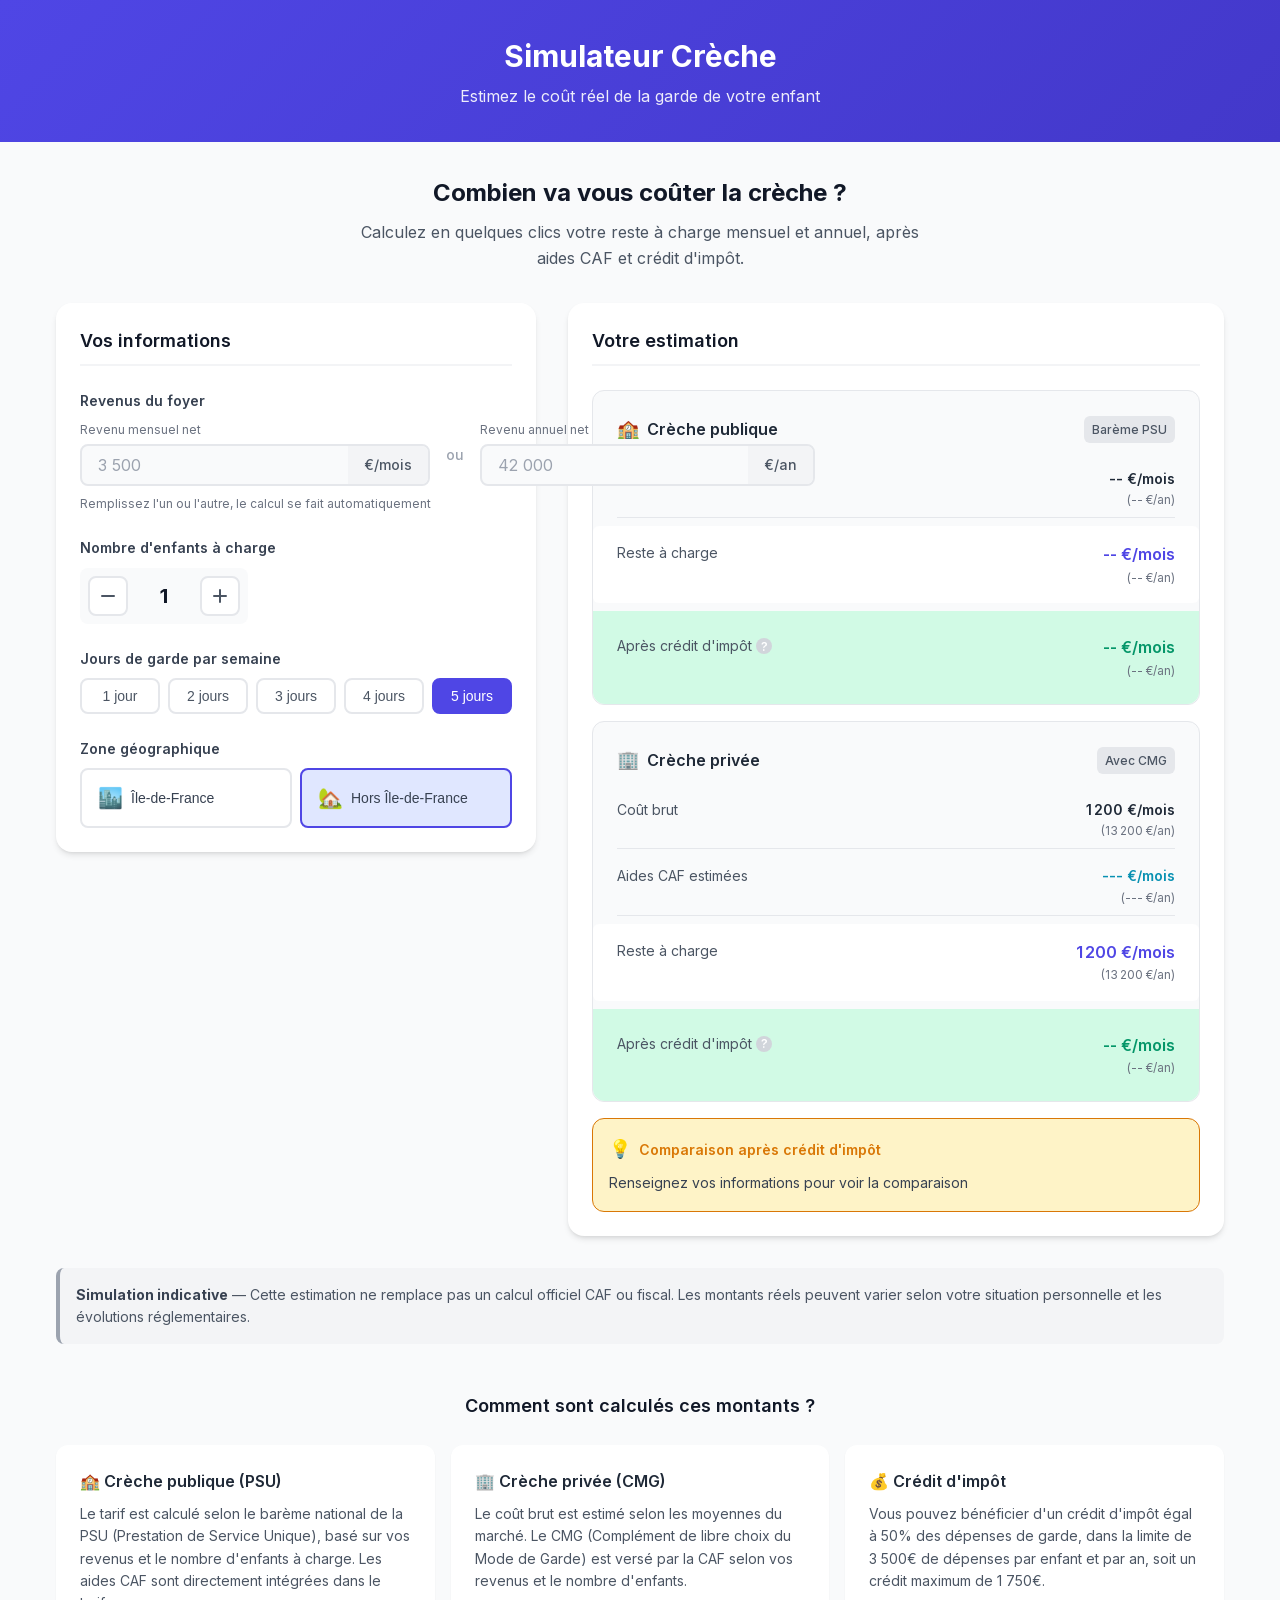
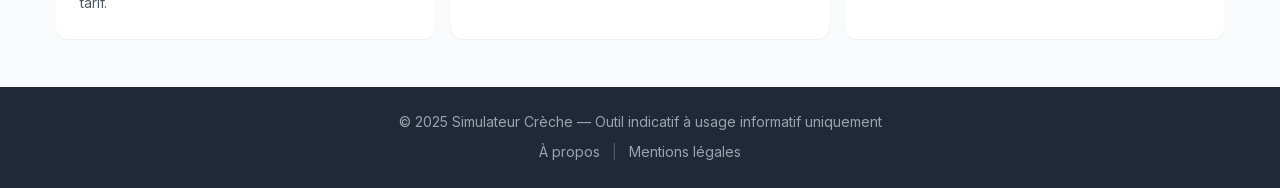
<file: index.html>
<!DOCTYPE html>
<html lang="fr">
<head>
    <meta charset="UTF-8">
    <meta name="viewport" content="width=device-width, initial-scale=1.0">
    <meta name="description" content="Simulateur de frais de garde en crèche - Estimez le coût réel de la crèche après aides CAF et crédit d'impôt">
    <meta name="author" content="Radif Partners, Éditeur de calculateurs et de guides pratiques">
    <title>Simulateur Frais de Crèche - Estimez votre reste à charge</title>
    <link rel="stylesheet" href="fonts.css">
    <link rel="stylesheet" href="styles.css">
    <link rel="manifest" href="manifest.webmanifest">
    <script type="application/ld+json">
    {
        "@context": "https://schema.org",
        "@graph": [
            {
                "@type": "Organization",
                "@id": "#organization",
                "name": "Simulateur Crèche",
                "url": "https://simulateur-creche.fr",
                "description": "Simulateur de frais de garde en crèche en France - Calcul du reste à charge après aides CAF et crédit d'impôt"
            },
            {
                "@type": "Organization",
                "@id": "#author",
                "name": "Radif Partners",
                "honorificSuffix": "Éditeur de calculateurs et de guides pratiques",
                "jobTitle": "Expert en finances familiales",
                "description": "Expert en finances familiales et coûts de garde d'enfants. Passionné par la simplification des démarches administratives pour les jeunes parents et l'analyse des barèmes de la CAF.",
                "worksFor": {
                    "@id": "#organization"
                }
            },
            {
                "@type": "WebApplication",
                "name": "Simulateur Frais de Crèche",
                "description": "Estimez le coût réel de la crèche après aides CAF et crédit d'impôt",
                "url": "https://simulateur-creche.fr",
                "applicationCategory": "FinanceApplication",
                "operatingSystem": "All",
                "author": {
                    "@id": "#author"
                },
                "publisher": {
                    "@id": "#organization"
                },
                "inLanguage": "fr",
                "offers": {
                    "@type": "Offer",
                    "price": "0",
                    "priceCurrency": "EUR"
                }
            }
        ]
    }
    </script>
</head>
<body>
    <header class="header">
        <div class="container">
            <h1 class="logo">Simulateur Crèche</h1>
            <p class="tagline">Estimez le coût réel de la garde de votre enfant</p>
        </div>
    </header>

    <main class="main">
        <div class="container">
            <section class="intro">
                <h2>Combien va vous coûter la crèche ?</h2>
                <p>Calculez en quelques clics votre reste à charge mensuel et annuel, après aides CAF et crédit d'impôt.</p>
            </section>

            <div class="simulator-wrapper">
                <!-- Formulaire de simulation -->
                <section class="simulator" aria-label="Formulaire de simulation">
                    <h3 class="section-title">Vos informations</h3>

                    <!-- Revenus du foyer -->
                    <div class="input-group">
                        <label class="input-label">Revenus du foyer</label>
                        <div class="revenue-inputs">
                            <div class="input-field">
                                <label for="revenu-mensuel">Revenu mensuel net</label>
                                <div class="input-with-unit">
                                    <input
                                        type="text"
                                        id="revenu-mensuel"
                                        inputmode="numeric"
                                        placeholder="3 500"
                                        aria-describedby="revenu-help"
                                    >
                                    <span class="unit">€/mois</span>
                                </div>
                            </div>
                            <span class="revenue-separator">ou</span>
                            <div class="input-field">
                                <label for="revenu-annuel">Revenu annuel net</label>
                                <div class="input-with-unit">
                                    <input
                                        type="text"
                                        id="revenu-annuel"
                                        inputmode="numeric"
                                        placeholder="42 000"
                                    >
                                    <span class="unit">€/an</span>
                                </div>
                            </div>
                        </div>
                        <small id="revenu-help" class="help-text">Remplissez l'un ou l'autre, le calcul se fait automatiquement</small>
                    </div>

                    <!-- Nombre d'enfants -->
                    <div class="input-group">
                        <label class="input-label">Nombre d'enfants à charge</label>
                        <div class="counter">
                            <button type="button" class="counter-btn" id="enfants-minus" aria-label="Réduire le nombre d'enfants">
                                <svg width="20" height="20" viewBox="0 0 20 20" fill="none">
                                    <path d="M4 10H16" stroke="currentColor" stroke-width="2" stroke-linecap="round"/>
                                </svg>
                            </button>
                            <span class="counter-value" id="enfants-value">1</span>
                            <button type="button" class="counter-btn" id="enfants-plus" aria-label="Augmenter le nombre d'enfants">
                                <svg width="20" height="20" viewBox="0 0 20 20" fill="none">
                                    <path d="M10 4V16M4 10H16" stroke="currentColor" stroke-width="2" stroke-linecap="round"/>
                                </svg>
                            </button>
                        </div>
                    </div>

                    <!-- Jours de garde -->
                    <div class="input-group">
                        <label class="input-label">Jours de garde par semaine</label>
                        <div class="days-selector">
                            <button type="button" class="day-btn" data-days="1">1 jour</button>
                            <button type="button" class="day-btn" data-days="2">2 jours</button>
                            <button type="button" class="day-btn" data-days="3">3 jours</button>
                            <button type="button" class="day-btn" data-days="4">4 jours</button>
                            <button type="button" class="day-btn active" data-days="5">5 jours</button>
                        </div>
                    </div>

                    <!-- Zone géographique -->
                    <div class="input-group">
                        <label class="input-label">Zone géographique</label>
                        <div class="zone-selector">
                            <button type="button" class="zone-btn" data-zone="idf">
                                <span class="zone-icon">🏙️</span>
                                <span class="zone-text">Île-de-France</span>
                            </button>
                            <button type="button" class="zone-btn active" data-zone="province">
                                <span class="zone-icon">🏡</span>
                                <span class="zone-text">Hors Île-de-France</span>
                            </button>
                        </div>
                    </div>
                </section>

                <!-- Résultats -->
                <section class="results" aria-label="Résultats de la simulation">
                    <h3 class="section-title">Votre estimation</h3>

                    <!-- Crèche Publique -->
                    <div class="result-card result-card--public">
                        <div class="result-header">
                            <h4 class="result-title">
                                <span class="result-icon">🏫</span>
                                Crèche publique
                            </h4>
                            <span class="result-badge">Barème PSU</span>
                        </div>

                        <div class="result-rows">
                            <div class="result-row">
                                <span class="result-label">Coût brut</span>
                                <span class="result-value">
                                    <span id="public-cout-mois">--</span> €/mois
                                    <small>(<span id="public-cout-an">--</span> €/an)</small>
                                </span>
                            </div>
                            <div class="result-row result-row--highlight">
                                <span class="result-label">Reste à charge</span>
                                <span class="result-value result-value--primary">
                                    <span id="public-reste-mois">--</span> €/mois
                                    <small>(<span id="public-reste-an">--</span> €/an)</small>
                                </span>
                            </div>
                            <div class="result-row result-row--final">
                                <span class="result-label">
                                    Après crédit d'impôt
                                    <span class="info-tooltip" data-tooltip="50% des dépenses, plafonné à 1 750€/an/enfant">?</span>
                                </span>
                                <span class="result-value result-value--success">
                                    <span id="public-apres-impot-mois">--</span> €/mois
                                    <small>(<span id="public-apres-impot-an">--</span> €/an)</small>
                                </span>
                            </div>
                        </div>
                    </div>

                    <!-- Crèche Privée -->
                    <div class="result-card result-card--private">
                        <div class="result-header">
                            <h4 class="result-title">
                                <span class="result-icon">🏢</span>
                                Crèche privée
                            </h4>
                            <span class="result-badge">Avec CMG</span>
                        </div>

                        <div class="result-rows">
                            <div class="result-row">
                                <span class="result-label">Coût brut</span>
                                <span class="result-value">
                                    <span id="prive-cout-mois">--</span> €/mois
                                    <small>(<span id="prive-cout-an">--</span> €/an)</small>
                                </span>
                            </div>
                            <div class="result-row">
                                <span class="result-label">Aides CAF estimées</span>
                                <span class="result-value result-value--aid">
                                    -<span id="prive-aide-mois">--</span> €/mois
                                    <small>(-<span id="prive-aide-an">--</span> €/an)</small>
                                </span>
                            </div>
                            <div class="result-row result-row--highlight">
                                <span class="result-label">Reste à charge</span>
                                <span class="result-value result-value--primary">
                                    <span id="prive-reste-mois">--</span> €/mois
                                    <small>(<span id="prive-reste-an">--</span> €/an)</small>
                                </span>
                            </div>
                            <div class="result-row result-row--final">
                                <span class="result-label">
                                    Après crédit d'impôt
                                    <span class="info-tooltip" data-tooltip="50% des dépenses, plafonné à 1 750€/an/enfant">?</span>
                                </span>
                                <span class="result-value result-value--success">
                                    <span id="prive-apres-impot-mois">--</span> €/mois
                                    <small>(<span id="prive-apres-impot-an">--</span> €/an)</small>
                                </span>
                            </div>
                        </div>
                    </div>

                    <!-- Comparaison -->
                    <div class="comparison-box">
                        <div class="comparison-header">
                            <span class="comparison-icon">💡</span>
                            <span>Comparaison après crédit d'impôt</span>
                        </div>
                        <div class="comparison-content">
                            <p id="comparison-text">Renseignez vos informations pour voir la comparaison</p>
                        </div>
                    </div>
                </section>
            </div>

            <!-- Disclaimer -->
            <section class="disclaimer">
                <p>
                    <strong>Simulation indicative</strong> — Cette estimation ne remplace pas un calcul officiel CAF ou fiscal.
                    Les montants réels peuvent varier selon votre situation personnelle et les évolutions réglementaires.
                </p>
            </section>

            <!-- Informations complémentaires -->
            <section class="info-section">
                <h3>Comment sont calculés ces montants ?</h3>
                <div class="info-grid">
                    <div class="info-card">
                        <h4>🏫 Crèche publique (PSU)</h4>
                        <p>Le tarif est calculé selon le barème national de la PSU (Prestation de Service Unique), basé sur vos revenus et le nombre d'enfants à charge. Les aides CAF sont directement intégrées dans le tarif.</p>
                    </div>
                    <div class="info-card">
                        <h4>🏢 Crèche privée (CMG)</h4>
                        <p>Le coût brut est estimé selon les moyennes du marché. Le CMG (Complément de libre choix du Mode de Garde) est versé par la CAF selon vos revenus et le nombre d'enfants.</p>
                    </div>
                    <div class="info-card">
                        <h4>💰 Crédit d'impôt</h4>
                        <p>Vous pouvez bénéficier d'un crédit d'impôt égal à 50% des dépenses de garde, dans la limite de 3 500€ de dépenses par enfant et par an, soit un crédit maximum de 1 750€.</p>
                    </div>
                </div>
            </section>
        </div>
    </main>

    <footer class="footer">
        <div class="container">
            <p>&copy; 2025 Simulateur Crèche — Outil indicatif à usage informatif uniquement</p>
            <nav class="footer-nav" aria-label="Liens du pied de page">
                <a href="a-propos.html">À propos</a>
                <span class="footer-sep">|</span>
                <a href="mentions-legales.html">Mentions légales</a>
            </nav>
        </div>
    </footer>

    <script src="script.js"></script>
</body>
</html>
</file>
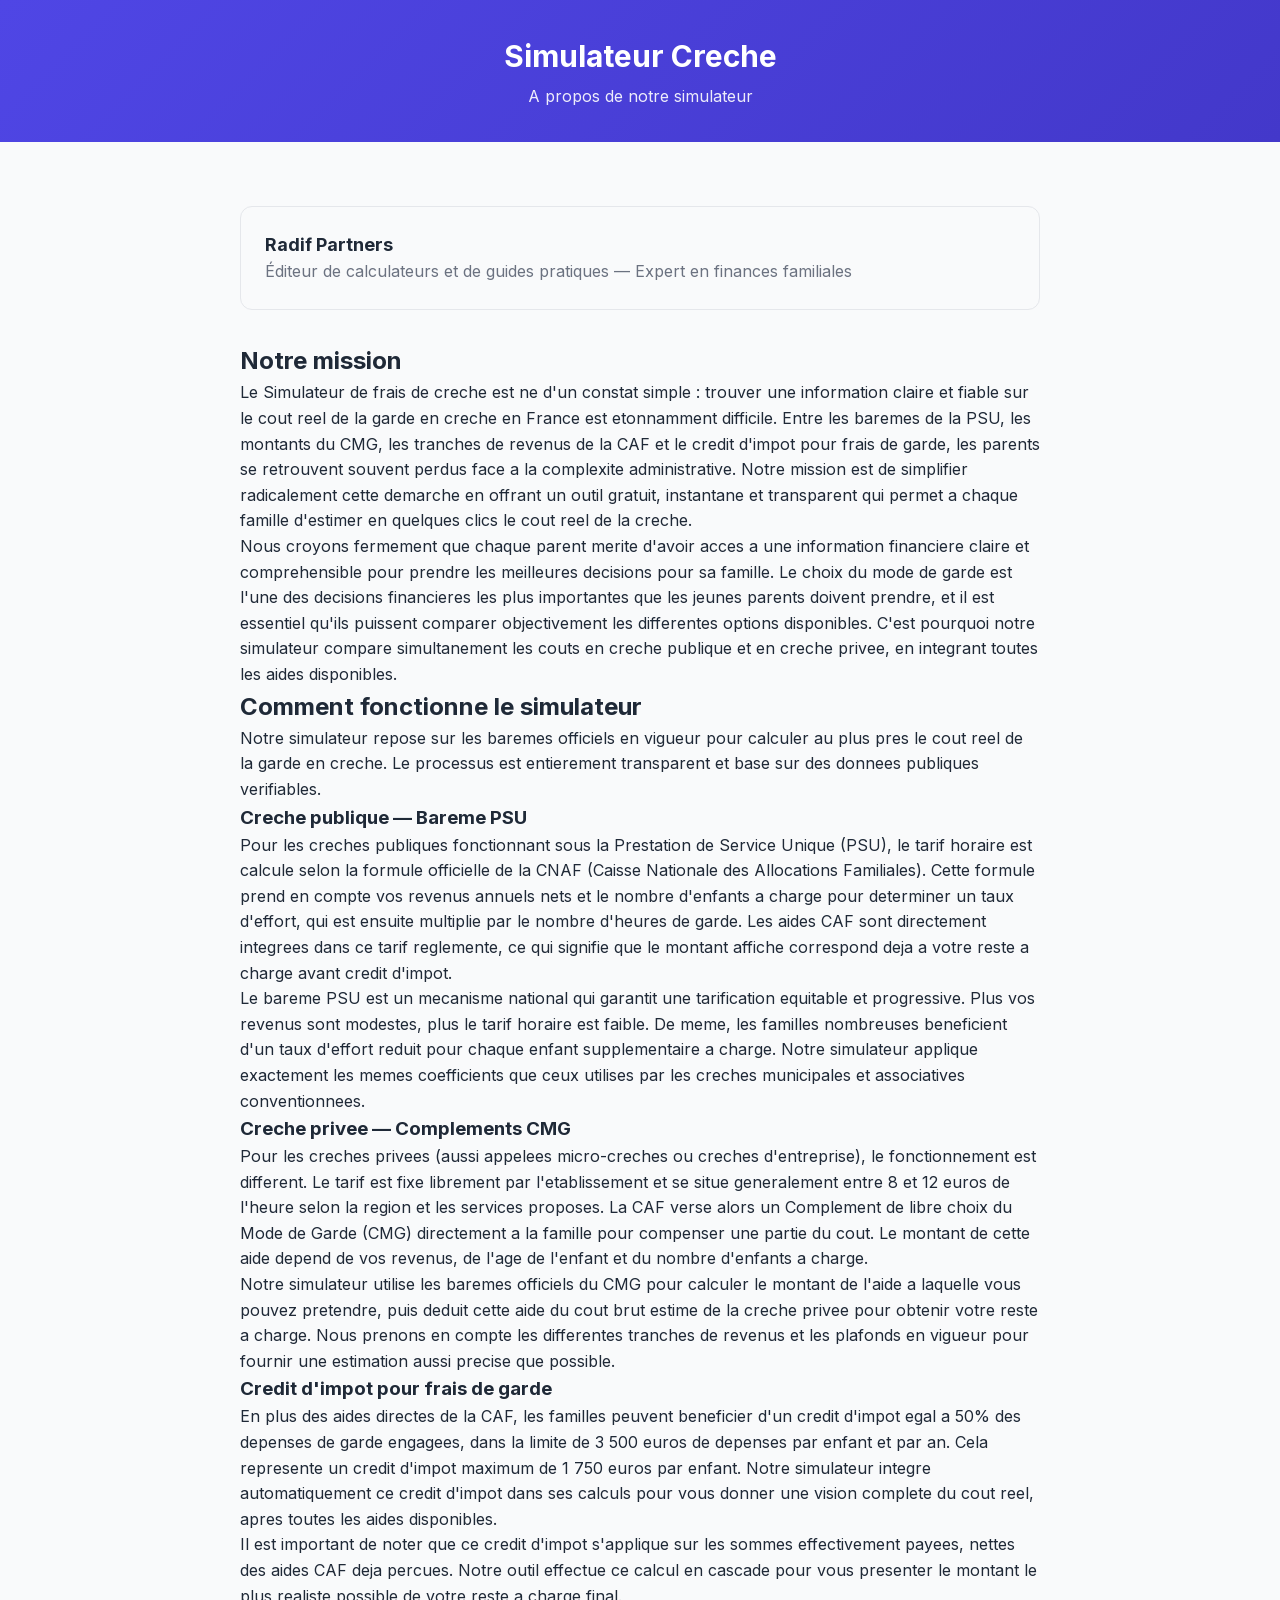
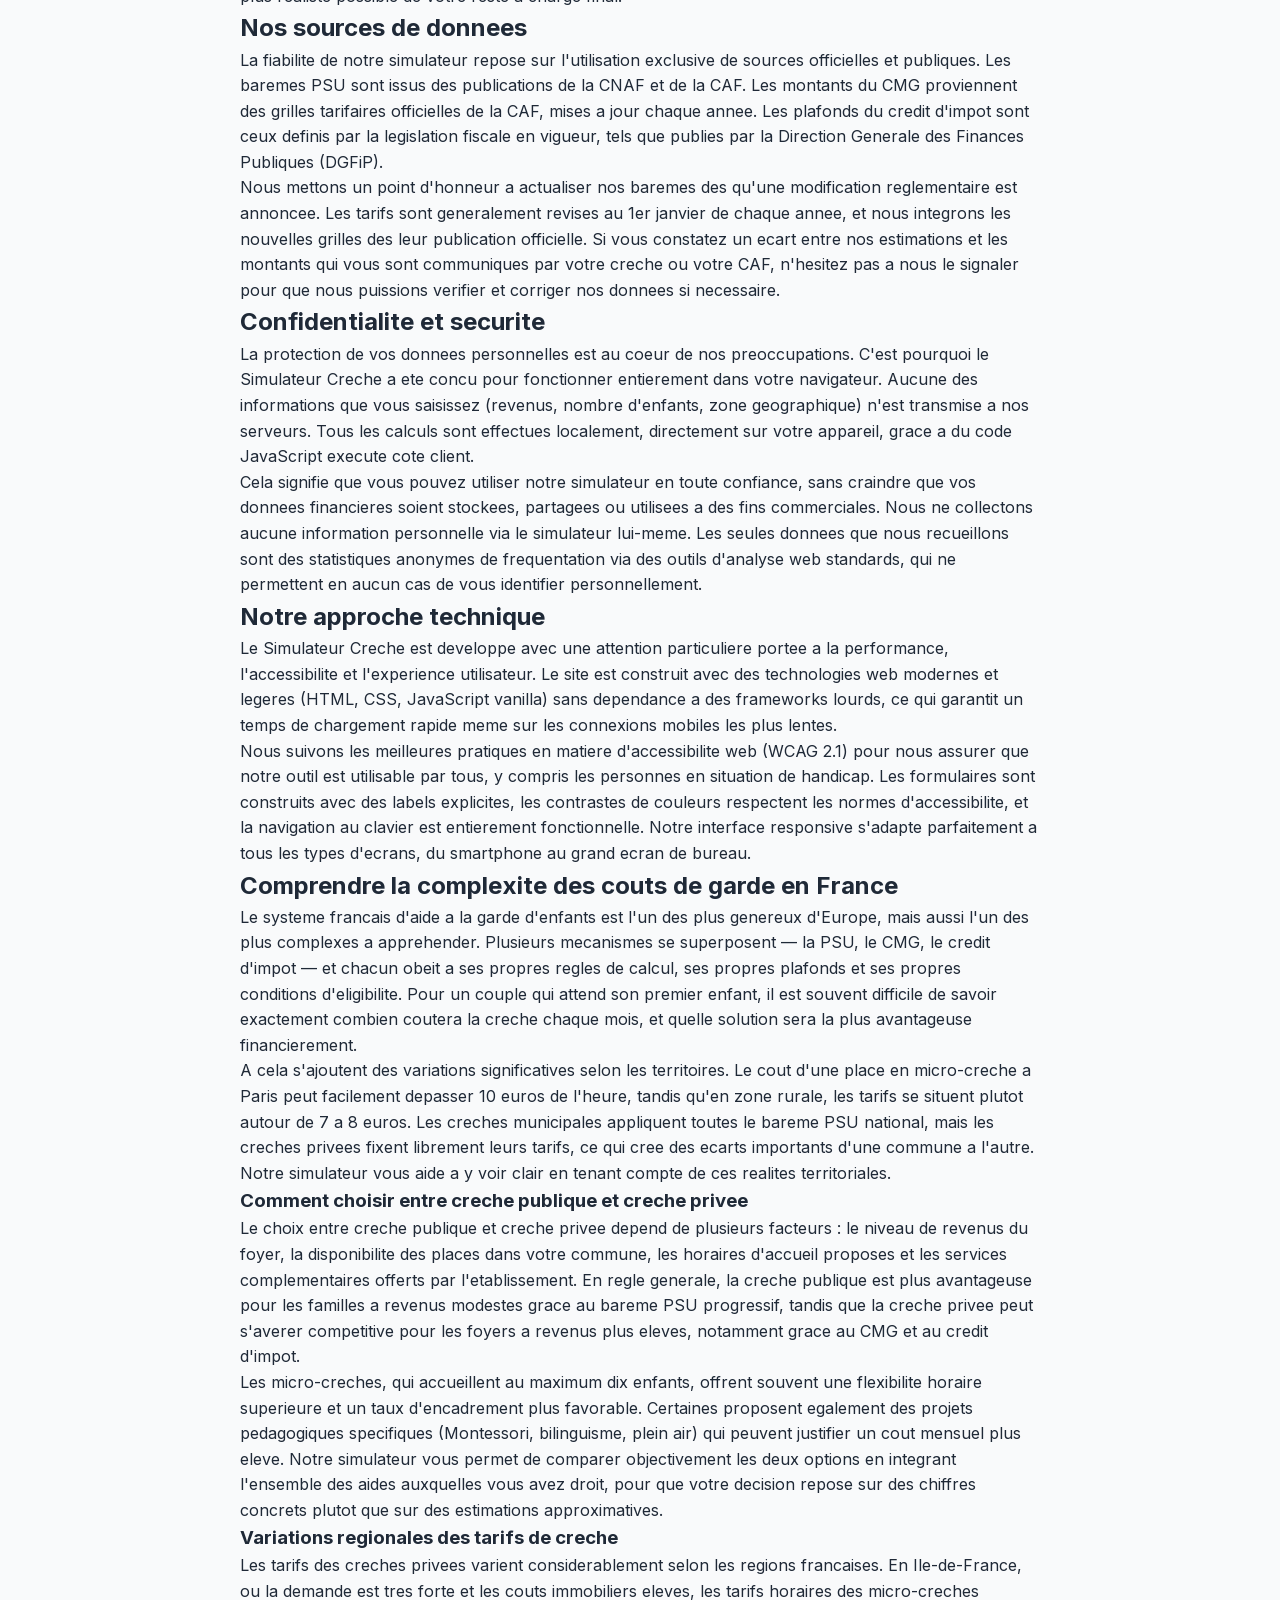
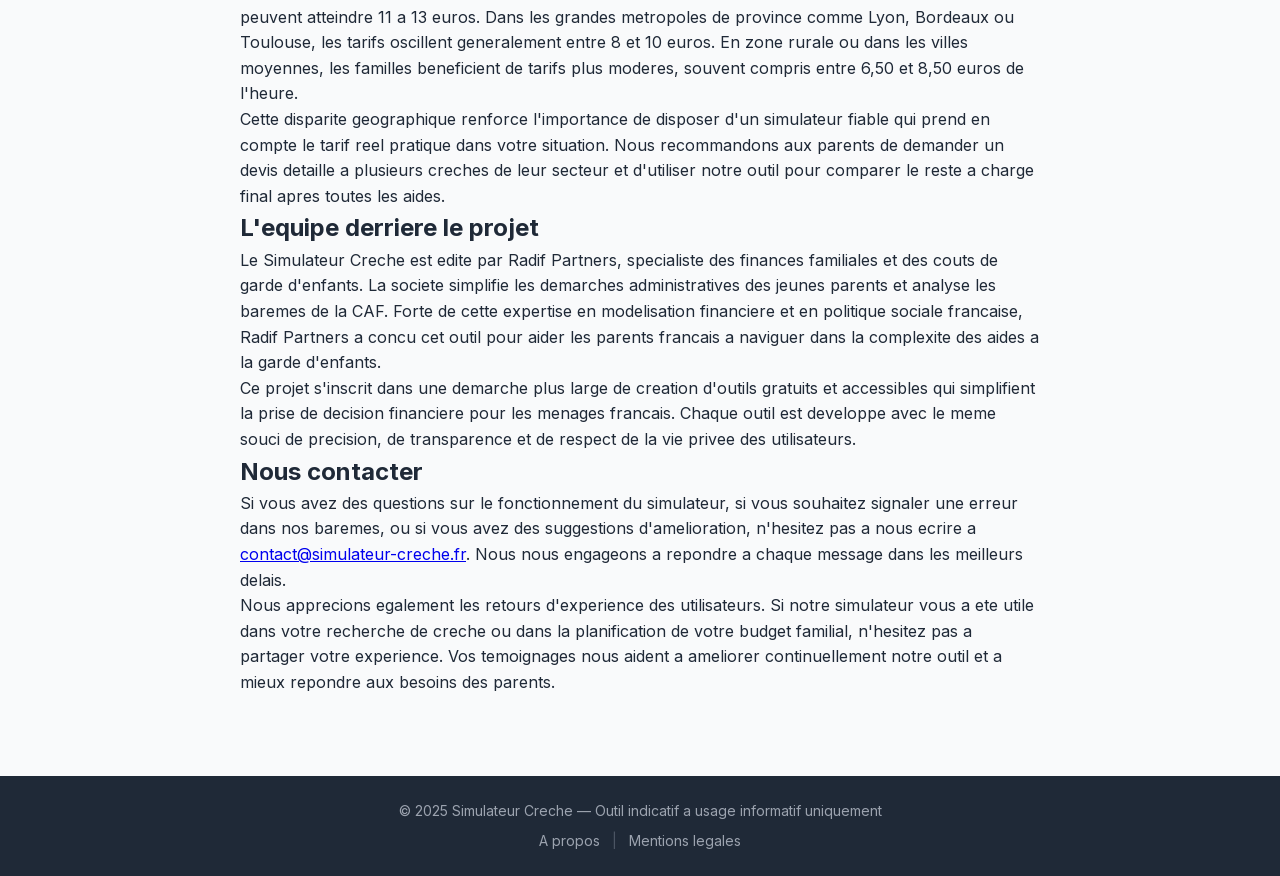
<file: a-propos.html>
<!DOCTYPE html>
<html lang="fr">
<head>
    <meta charset="UTF-8">
    <meta name="viewport" content="width=device-width, initial-scale=1.0">
    <meta name="description" content="Decouvrez le Simulateur de frais de creche, un outil gratuit pour estimer le cout reel de la garde en creche apres aides CAF et credit d'impot.">
    <meta name="author" content="Radif Partners, Éditeur de calculateurs et de guides pratiques">
    <title>A propos — Simulateur Creche</title>
    <link rel="stylesheet" href="fonts.css">
    <link rel="stylesheet" href="styles.css">
    <link rel="manifest" href="manifest.webmanifest">
    <script type="application/ld+json">
    {
        "@context": "https://schema.org",
        "@type": "AboutPage",
        "name": "A propos du Simulateur Creche",
        "url": "https://simulateur-creche.fr/a-propos.html",
        "mainEntity": {
            "@type": "Organization",
            "name": "Radif Partners",
            "honorificSuffix": "Éditeur de calculateurs et de guides pratiques",
            "jobTitle": "Expert en finances familiales",
            "description": "Expert en finances familiales et coûts de garde d'enfants. Passionné par la simplification des démarches administratives pour les jeunes parents et l'analyse des barèmes de la CAF."
        }
    }
    </script>
</head>
<body>
    <header class="header">
        <div class="container">
            <h1 class="logo"><a href="/" style="text-decoration:none;color:inherit;">Simulateur Creche</a></h1>
            <p class="tagline">A propos de notre simulateur</p>
        </div>
    </header>

    <main class="main">
        <div class="container">
            <article style="max-width: 800px; margin: 0 auto; padding: 2rem 0;">

                <!-- Author byline -->
                <div style="display:flex; align-items:center; gap:1rem; margin-bottom:2rem; padding:1.5rem; background:var(--color-gray-50); border-radius:var(--radius-lg); border:1px solid var(--color-gray-200);">
                    <div>
                        <strong style="font-size:1.125rem;">Radif Partners</strong><br>
                        <span style="color:var(--color-gray-500);">Éditeur de calculateurs et de guides pratiques &mdash; Expert en finances familiales</span>
                    </div>
                </div>

                <h2>Notre mission</h2>
                <p>Le Simulateur de frais de creche est ne d'un constat simple : trouver une information claire et fiable sur le cout reel de la garde en creche en France est etonnamment difficile. Entre les baremes de la PSU, les montants du CMG, les tranches de revenus de la CAF et le credit d'impot pour frais de garde, les parents se retrouvent souvent perdus face a la complexite administrative. Notre mission est de simplifier radicalement cette demarche en offrant un outil gratuit, instantane et transparent qui permet a chaque famille d'estimer en quelques clics le cout reel de la creche.</p>

                <p>Nous croyons fermement que chaque parent merite d'avoir acces a une information financiere claire et comprehensible pour prendre les meilleures decisions pour sa famille. Le choix du mode de garde est l'une des decisions financieres les plus importantes que les jeunes parents doivent prendre, et il est essentiel qu'ils puissent comparer objectivement les differentes options disponibles. C'est pourquoi notre simulateur compare simultanement les couts en creche publique et en creche privee, en integrant toutes les aides disponibles.</p>

                <h2>Comment fonctionne le simulateur</h2>
                <p>Notre simulateur repose sur les baremes officiels en vigueur pour calculer au plus pres le cout reel de la garde en creche. Le processus est entierement transparent et base sur des donnees publiques verifiables.</p>

                <h3>Creche publique — Bareme PSU</h3>
                <p>Pour les creches publiques fonctionnant sous la Prestation de Service Unique (PSU), le tarif horaire est calcule selon la formule officielle de la CNAF (Caisse Nationale des Allocations Familiales). Cette formule prend en compte vos revenus annuels nets et le nombre d'enfants a charge pour determiner un taux d'effort, qui est ensuite multiplie par le nombre d'heures de garde. Les aides CAF sont directement integrees dans ce tarif reglemente, ce qui signifie que le montant affiche correspond deja a votre reste a charge avant credit d'impot.</p>

                <p>Le bareme PSU est un mecanisme national qui garantit une tarification equitable et progressive. Plus vos revenus sont modestes, plus le tarif horaire est faible. De meme, les familles nombreuses beneficient d'un taux d'effort reduit pour chaque enfant supplementaire a charge. Notre simulateur applique exactement les memes coefficients que ceux utilises par les creches municipales et associatives conventionnees.</p>

                <h3>Creche privee — Complements CMG</h3>
                <p>Pour les creches privees (aussi appelees micro-creches ou creches d'entreprise), le fonctionnement est different. Le tarif est fixe librement par l'etablissement et se situe generalement entre 8 et 12 euros de l'heure selon la region et les services proposes. La CAF verse alors un Complement de libre choix du Mode de Garde (CMG) directement a la famille pour compenser une partie du cout. Le montant de cette aide depend de vos revenus, de l'age de l'enfant et du nombre d'enfants a charge.</p>

                <p>Notre simulateur utilise les baremes officiels du CMG pour calculer le montant de l'aide a laquelle vous pouvez pretendre, puis deduit cette aide du cout brut estime de la creche privee pour obtenir votre reste a charge. Nous prenons en compte les differentes tranches de revenus et les plafonds en vigueur pour fournir une estimation aussi precise que possible.</p>

                <h3>Credit d'impot pour frais de garde</h3>
                <p>En plus des aides directes de la CAF, les familles peuvent beneficier d'un credit d'impot egal a 50% des depenses de garde engagees, dans la limite de 3 500 euros de depenses par enfant et par an. Cela represente un credit d'impot maximum de 1 750 euros par enfant. Notre simulateur integre automatiquement ce credit d'impot dans ses calculs pour vous donner une vision complete du cout reel, apres toutes les aides disponibles.</p>

                <p>Il est important de noter que ce credit d'impot s'applique sur les sommes effectivement payees, nettes des aides CAF deja percues. Notre outil effectue ce calcul en cascade pour vous presenter le montant le plus realiste possible de votre reste a charge final.</p>

                <h2>Nos sources de donnees</h2>
                <p>La fiabilite de notre simulateur repose sur l'utilisation exclusive de sources officielles et publiques. Les baremes PSU sont issus des publications de la CNAF et de la CAF. Les montants du CMG proviennent des grilles tarifaires officielles de la CAF, mises a jour chaque annee. Les plafonds du credit d'impot sont ceux definis par la legislation fiscale en vigueur, tels que publies par la Direction Generale des Finances Publiques (DGFiP).</p>

                <p>Nous mettons un point d'honneur a actualiser nos baremes des qu'une modification reglementaire est annoncee. Les tarifs sont generalement revises au 1er janvier de chaque annee, et nous integrons les nouvelles grilles des leur publication officielle. Si vous constatez un ecart entre nos estimations et les montants qui vous sont communiques par votre creche ou votre CAF, n'hesitez pas a nous le signaler pour que nous puissions verifier et corriger nos donnees si necessaire.</p>

                <h2>Confidentialite et securite</h2>
                <p>La protection de vos donnees personnelles est au coeur de nos preoccupations. C'est pourquoi le Simulateur Creche a ete concu pour fonctionner entierement dans votre navigateur. Aucune des informations que vous saisissez (revenus, nombre d'enfants, zone geographique) n'est transmise a nos serveurs. Tous les calculs sont effectues localement, directement sur votre appareil, grace a du code JavaScript execute cote client.</p>

                <p>Cela signifie que vous pouvez utiliser notre simulateur en toute confiance, sans craindre que vos donnees financieres soient stockees, partagees ou utilisees a des fins commerciales. Nous ne collectons aucune information personnelle via le simulateur lui-meme. Les seules donnees que nous recueillons sont des statistiques anonymes de frequentation via des outils d'analyse web standards, qui ne permettent en aucun cas de vous identifier personnellement.</p>

                <h2>Notre approche technique</h2>
                <p>Le Simulateur Creche est developpe avec une attention particuliere portee a la performance, l'accessibilite et l'experience utilisateur. Le site est construit avec des technologies web modernes et legeres (HTML, CSS, JavaScript vanilla) sans dependance a des frameworks lourds, ce qui garantit un temps de chargement rapide meme sur les connexions mobiles les plus lentes.</p>

                <p>Nous suivons les meilleures pratiques en matiere d'accessibilite web (WCAG 2.1) pour nous assurer que notre outil est utilisable par tous, y compris les personnes en situation de handicap. Les formulaires sont construits avec des labels explicites, les contrastes de couleurs respectent les normes d'accessibilite, et la navigation au clavier est entierement fonctionnelle. Notre interface responsive s'adapte parfaitement a tous les types d'ecrans, du smartphone au grand ecran de bureau.</p>

                <h2>Comprendre la complexite des couts de garde en France</h2>
                <p>Le systeme francais d'aide a la garde d'enfants est l'un des plus genereux d'Europe, mais aussi l'un des plus complexes a apprehender. Plusieurs mecanismes se superposent — la PSU, le CMG, le credit d'impot — et chacun obeit a ses propres regles de calcul, ses propres plafonds et ses propres conditions d'eligibilite. Pour un couple qui attend son premier enfant, il est souvent difficile de savoir exactement combien coutera la creche chaque mois, et quelle solution sera la plus avantageuse financierement.</p>

                <p>A cela s'ajoutent des variations significatives selon les territoires. Le cout d'une place en micro-creche a Paris peut facilement depasser 10 euros de l'heure, tandis qu'en zone rurale, les tarifs se situent plutot autour de 7 a 8 euros. Les creches municipales appliquent toutes le bareme PSU national, mais les creches privees fixent librement leurs tarifs, ce qui cree des ecarts importants d'une commune a l'autre. Notre simulateur vous aide a y voir clair en tenant compte de ces realites territoriales.</p>

                <h3>Comment choisir entre creche publique et creche privee</h3>
                <p>Le choix entre creche publique et creche privee depend de plusieurs facteurs : le niveau de revenus du foyer, la disponibilite des places dans votre commune, les horaires d'accueil proposes et les services complementaires offerts par l'etablissement. En regle generale, la creche publique est plus avantageuse pour les familles a revenus modestes grace au bareme PSU progressif, tandis que la creche privee peut s'averer competitive pour les foyers a revenus plus eleves, notamment grace au CMG et au credit d'impot.</p>

                <p>Les micro-creches, qui accueillent au maximum dix enfants, offrent souvent une flexibilite horaire superieure et un taux d'encadrement plus favorable. Certaines proposent egalement des projets pedagogiques specifiques (Montessori, bilinguisme, plein air) qui peuvent justifier un cout mensuel plus eleve. Notre simulateur vous permet de comparer objectivement les deux options en integrant l'ensemble des aides auxquelles vous avez droit, pour que votre decision repose sur des chiffres concrets plutot que sur des estimations approximatives.</p>

                <h3>Variations regionales des tarifs de creche</h3>
                <p>Les tarifs des creches privees varient considerablement selon les regions francaises. En Ile-de-France, ou la demande est tres forte et les couts immobiliers eleves, les tarifs horaires des micro-creches peuvent atteindre 11 a 13 euros. Dans les grandes metropoles de province comme Lyon, Bordeaux ou Toulouse, les tarifs oscillent generalement entre 8 et 10 euros. En zone rurale ou dans les villes moyennes, les familles beneficient de tarifs plus moderes, souvent compris entre 6,50 et 8,50 euros de l'heure.</p>

                <p>Cette disparite geographique renforce l'importance de disposer d'un simulateur fiable qui prend en compte le tarif reel pratique dans votre situation. Nous recommandons aux parents de demander un devis detaille a plusieurs creches de leur secteur et d'utiliser notre outil pour comparer le reste a charge final apres toutes les aides.</p>

                <h2>L'equipe derriere le projet</h2>
                <p>Le Simulateur Creche est edite par Radif Partners, specialiste des finances familiales et des couts de garde d'enfants. La societe simplifie les demarches administratives des jeunes parents et analyse les baremes de la CAF. Forte de cette expertise en modelisation financiere et en politique sociale francaise, Radif Partners a concu cet outil pour aider les parents francais a naviguer dans la complexite des aides a la garde d'enfants.</p>

                <p>Ce projet s'inscrit dans une demarche plus large de creation d'outils gratuits et accessibles qui simplifient la prise de decision financiere pour les menages francais. Chaque outil est developpe avec le meme souci de precision, de transparence et de respect de la vie privee des utilisateurs.</p>

                <h2>Nous contacter</h2>
                <p>Si vous avez des questions sur le fonctionnement du simulateur, si vous souhaitez signaler une erreur dans nos baremes, ou si vous avez des suggestions d'amelioration, n'hesitez pas a nous ecrire a <a href="mailto:contact@simulateur-creche.fr">contact@simulateur-creche.fr</a>. Nous nous engageons a repondre a chaque message dans les meilleurs delais.</p>

                <p>Nous apprecions egalement les retours d'experience des utilisateurs. Si notre simulateur vous a ete utile dans votre recherche de creche ou dans la planification de votre budget familial, n'hesitez pas a partager votre experience. Vos temoignages nous aident a ameliorer continuellement notre outil et a mieux repondre aux besoins des parents.</p>

            </article>
        </div>
    </main>

    <footer class="footer">
        <div class="container">
            <p>&copy; 2025 Simulateur Creche — Outil indicatif a usage informatif uniquement</p>
            <nav class="footer-nav" aria-label="Liens du pied de page">
                <a href="a-propos.html">A propos</a>
                <span class="footer-sep">|</span>
                <a href="mentions-legales.html">Mentions legales</a>
            </nav>
        </div>
    </footer>
</body>
</html>
</file>
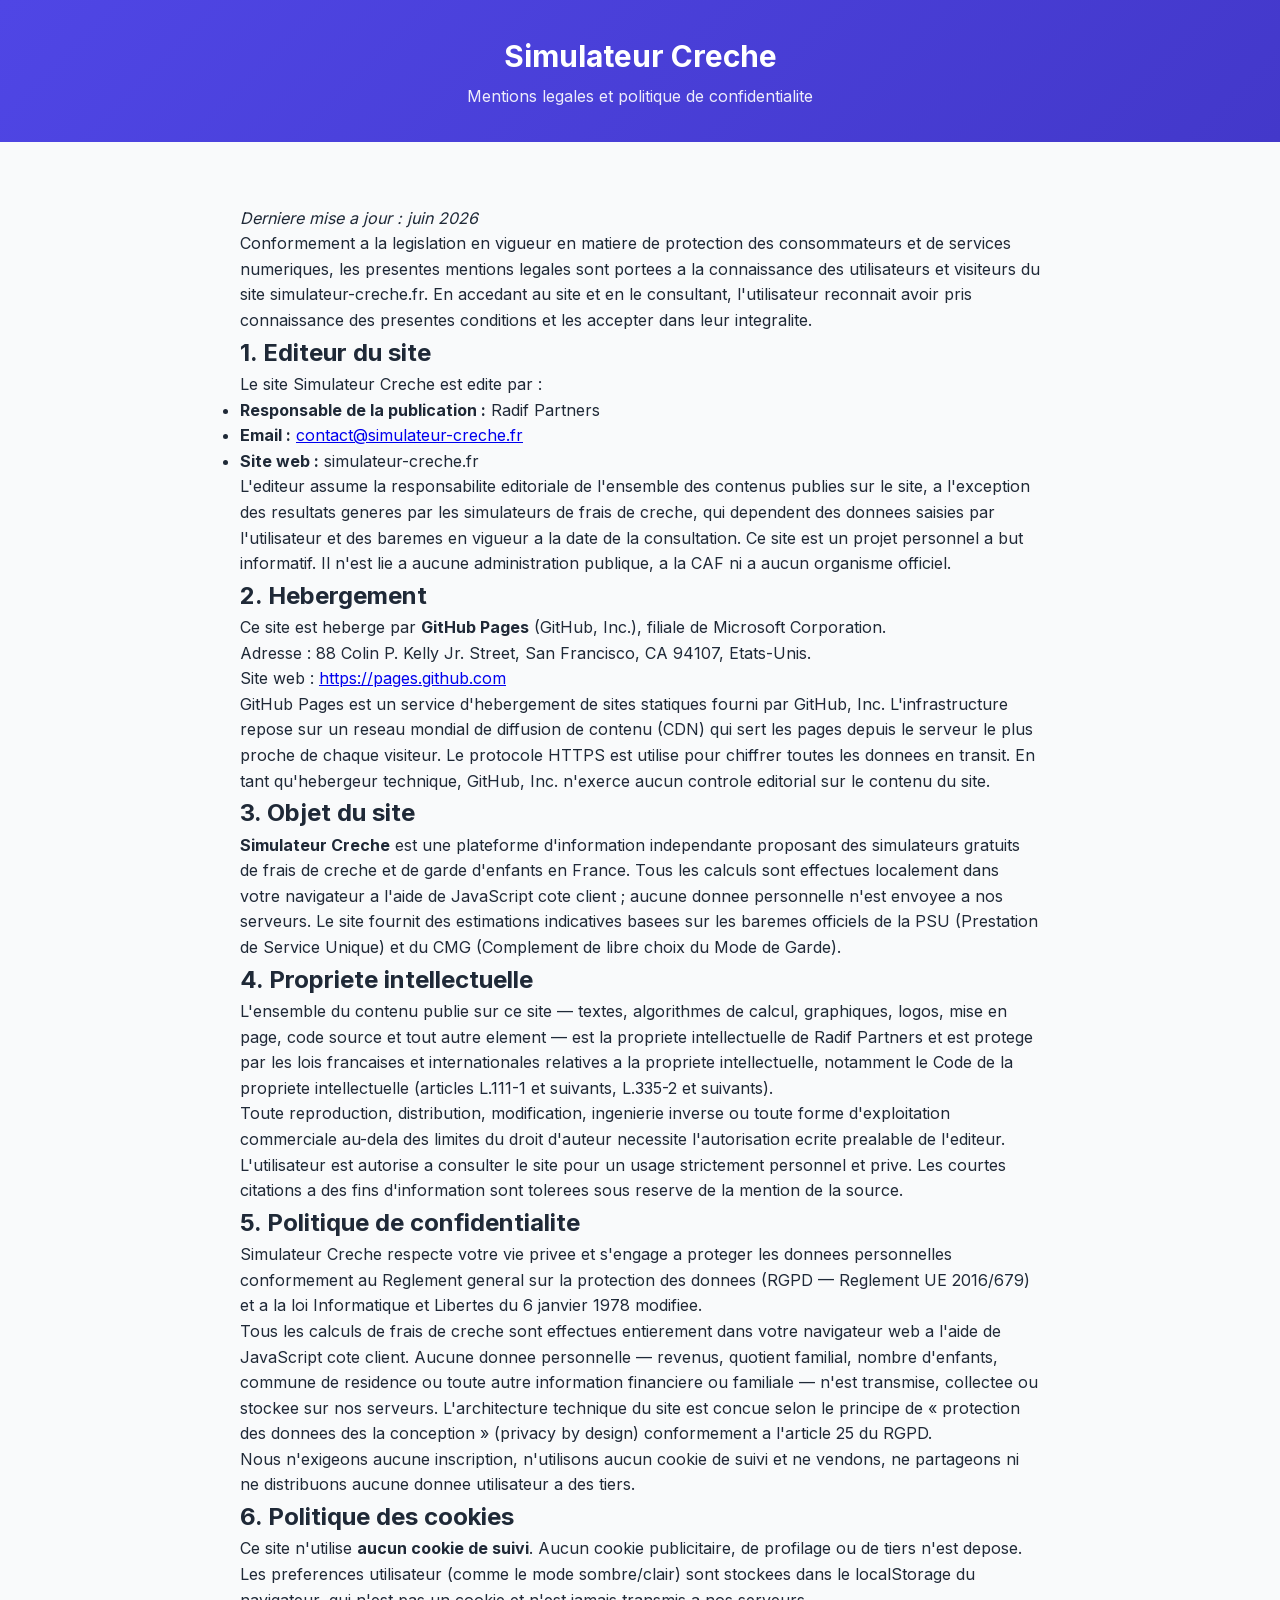
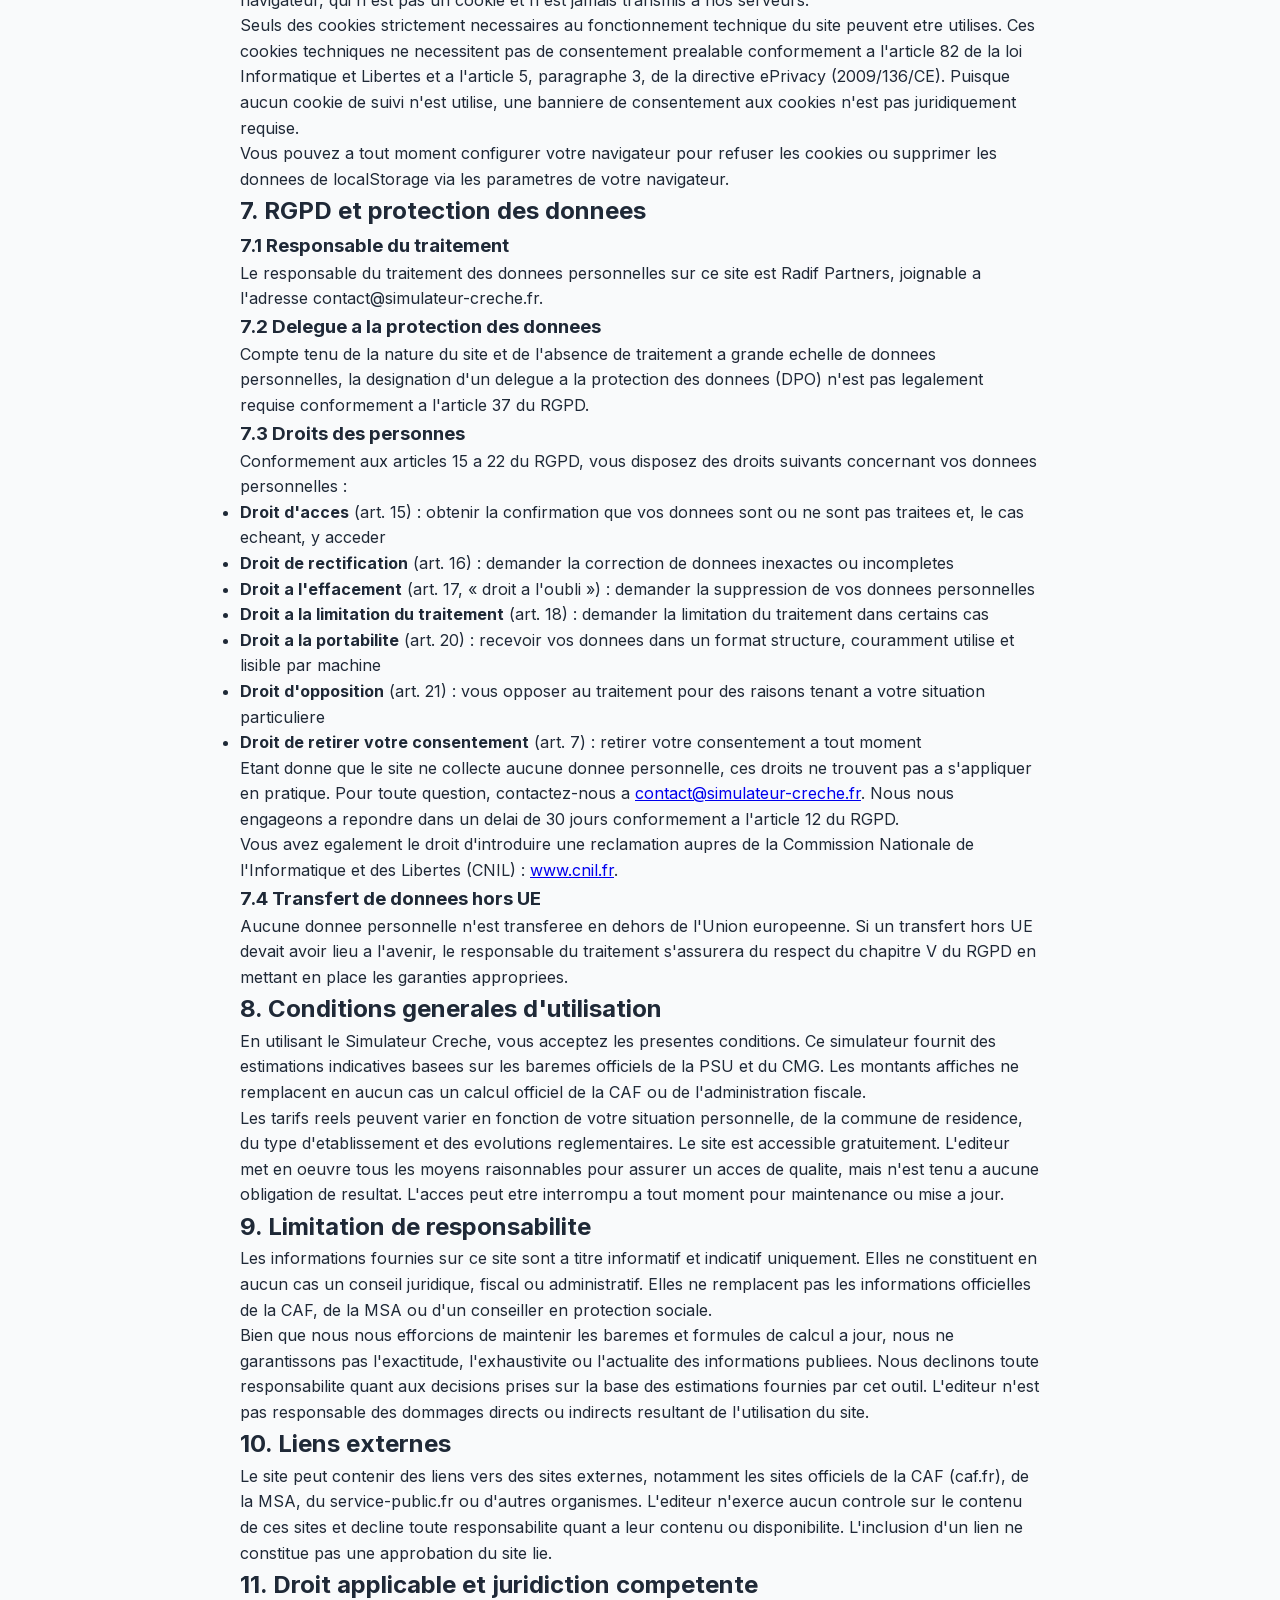
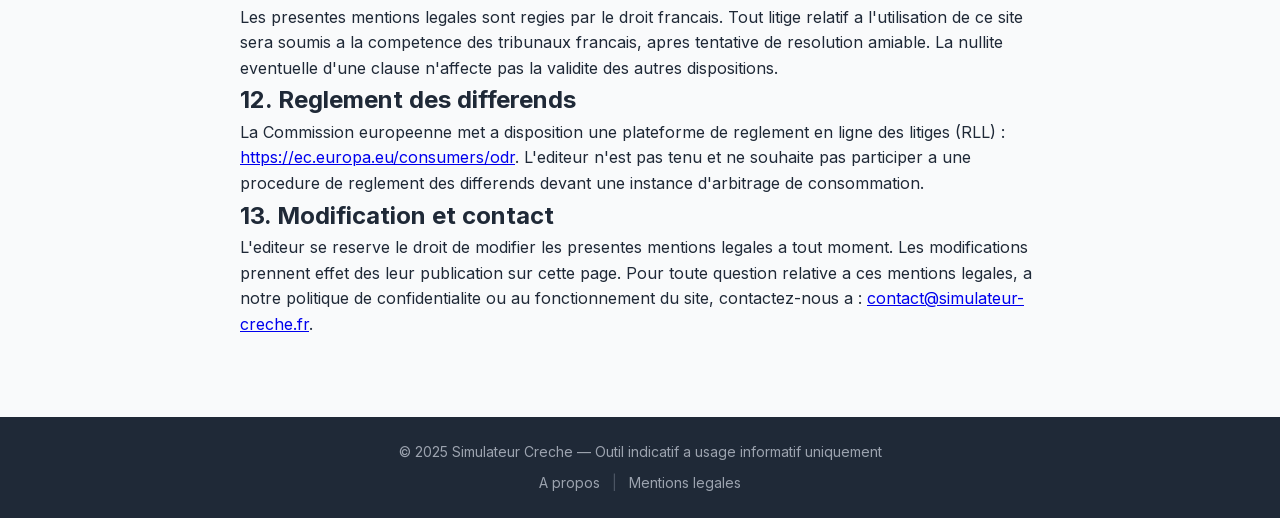
<file: mentions-legales.html>
<!DOCTYPE html>
<html lang="fr">
<head>
    <meta charset="UTF-8">
    <meta name="viewport" content="width=device-width, initial-scale=1.0">
    <meta name="description" content="Mentions legales, politique de confidentialite, politique des cookies, CGU et informations RGPD du Simulateur de frais de creche.">
    <meta name="author" content="Radif Partners">
    <title>Mentions legales — Simulateur Creche</title>
    <link rel="stylesheet" href="fonts.css">
    <link rel="stylesheet" href="styles.css">
    <link rel="manifest" href="manifest.webmanifest">
</head>
<body>
    <header class="header">
        <div class="container">
            <h1 class="logo"><a href="/" style="text-decoration:none;color:inherit;">Simulateur Creche</a></h1>
            <p class="tagline">Mentions legales et politique de confidentialite</p>
        </div>
    </header>

    <main class="main">
        <div class="container">
            <article style="max-width: 800px; margin: 0 auto; padding: 2rem 0;">

                <p><em>Derniere mise a jour : juin 2026</em></p>

                <p>
                    Conformement a la legislation en vigueur en matiere de protection des consommateurs et de
                    services numeriques, les presentes mentions legales sont portees a la connaissance des
                    utilisateurs et visiteurs du site simulateur-creche.fr. En accedant au site et en le
                    consultant, l'utilisateur reconnait avoir pris connaissance des presentes conditions et
                    les accepter dans leur integralite.
                </p>

                <h2>1. Editeur du site</h2>
                <p>Le site Simulateur Creche est edite par :</p>
                <ul>
                    <li><strong>Responsable de la publication :</strong> Radif Partners</li>
                    <li><strong>Email :</strong> <a href="mailto:contact@simulateur-creche.fr">contact@simulateur-creche.fr</a></li>
                    <li><strong>Site web :</strong> simulateur-creche.fr</li>
                </ul>
                <p>
                    L'editeur assume la responsabilite editoriale de l'ensemble des contenus publies sur le site,
                    a l'exception des resultats generes par les simulateurs de frais de creche, qui dependent des
                    donnees saisies par l'utilisateur et des baremes en vigueur a la date de la consultation. Ce
                    site est un projet personnel a but informatif. Il n'est lie a aucune administration publique,
                    a la CAF ni a aucun organisme officiel.
                </p>

                <h2>2. Hebergement</h2>
                <p>
                    Ce site est heberge par <strong>GitHub Pages</strong> (GitHub, Inc.), filiale de Microsoft
                    Corporation.<br>
                    Adresse : 88 Colin P. Kelly Jr. Street, San Francisco, CA 94107, Etats-Unis.<br>
                    Site web : <a href="https://pages.github.com" target="_blank" rel="noopener noreferrer">https://pages.github.com</a>
                </p>
                <p>
                    GitHub Pages est un service d'hebergement de sites statiques fourni par GitHub, Inc.
                    L'infrastructure repose sur un reseau mondial de diffusion de contenu (CDN) qui sert les
                    pages depuis le serveur le plus proche de chaque visiteur. Le protocole HTTPS est utilise
                    pour chiffrer toutes les donnees en transit. En tant qu'hebergeur technique, GitHub, Inc.
                    n'exerce aucun controle editorial sur le contenu du site.
                </p>

                <h2>3. Objet du site</h2>
                <p>
                    <strong>Simulateur Creche</strong> est une plateforme d'information independante proposant
                    des simulateurs gratuits de frais de creche et de garde d'enfants en France. Tous les calculs
                    sont effectues localement dans votre navigateur a l'aide de JavaScript cote client ; aucune
                    donnee personnelle n'est envoyee a nos serveurs. Le site fournit des estimations indicatives
                    basees sur les baremes officiels de la PSU (Prestation de Service Unique) et du CMG
                    (Complement de libre choix du Mode de Garde).
                </p>

                <h2>4. Propriete intellectuelle</h2>
                <p>
                    L'ensemble du contenu publie sur ce site — textes, algorithmes de calcul, graphiques,
                    logos, mise en page, code source et tout autre element — est la propriete intellectuelle
                    de Radif Partners et est protege par les lois francaises et internationales relatives a
                    la propriete intellectuelle, notamment le Code de la propriete intellectuelle (articles
                    L.111-1 et suivants, L.335-2 et suivants).
                </p>
                <p>
                    Toute reproduction, distribution, modification, ingenierie inverse ou toute forme
                    d'exploitation commerciale au-dela des limites du droit d'auteur necessite l'autorisation
                    ecrite prealable de l'editeur. L'utilisateur est autorise a consulter le site pour un
                    usage strictement personnel et prive. Les courtes citations a des fins d'information sont
                    tolerees sous reserve de la mention de la source.
                </p>

                <h2>5. Politique de confidentialite</h2>
                <p>
                    Simulateur Creche respecte votre vie privee et s'engage a proteger les donnees personnelles
                    conformement au Reglement general sur la protection des donnees (RGPD — Reglement UE 2016/679)
                    et a la loi Informatique et Libertes du 6 janvier 1978 modifiee.
                </p>
                <p>
                    Tous les calculs de frais de creche sont effectues entierement dans votre navigateur web a
                    l'aide de JavaScript cote client. Aucune donnee personnelle — revenus, quotient familial,
                    nombre d'enfants, commune de residence ou toute autre information financiere ou familiale —
                    n'est transmise, collectee ou stockee sur nos serveurs. L'architecture technique du site est
                    concue selon le principe de « protection des donnees des la conception » (privacy by design)
                    conformement a l'article 25 du RGPD.
                </p>
                <p>
                    Nous n'exigeons aucune inscription, n'utilisons aucun cookie de suivi et ne vendons, ne
                    partageons ni ne distribuons aucune donnee utilisateur a des tiers.
                </p>

                <h2>6. Politique des cookies</h2>
                <p>
                    Ce site n'utilise <strong>aucun cookie de suivi</strong>. Aucun cookie publicitaire, de
                    profilage ou de tiers n'est depose. Les preferences utilisateur (comme le mode sombre/clair)
                    sont stockees dans le localStorage du navigateur, qui n'est pas un cookie et n'est jamais
                    transmis a nos serveurs.
                </p>
                <p>
                    Seuls des cookies strictement necessaires au fonctionnement technique du site peuvent etre
                    utilises. Ces cookies techniques ne necessitent pas de consentement prealable conformement
                    a l'article 82 de la loi Informatique et Libertes et a l'article 5, paragraphe 3, de la
                    directive ePrivacy (2009/136/CE). Puisque aucun cookie de suivi n'est utilise, une banniere
                    de consentement aux cookies n'est pas juridiquement requise.
                </p>
                <p>
                    Vous pouvez a tout moment configurer votre navigateur pour refuser les cookies ou supprimer
                    les donnees de localStorage via les parametres de votre navigateur.
                </p>

                <h2>7. RGPD et protection des donnees</h2>
                <h3>7.1 Responsable du traitement</h3>
                <p>
                    Le responsable du traitement des donnees personnelles sur ce site est Radif Partners,
                    joignable a l'adresse contact@simulateur-creche.fr.
                </p>

                <h3>7.2 Delegue a la protection des donnees</h3>
                <p>
                    Compte tenu de la nature du site et de l'absence de traitement a grande echelle de donnees
                    personnelles, la designation d'un delegue a la protection des donnees (DPO) n'est pas
                    legalement requise conformement a l'article 37 du RGPD.
                </p>

                <h3>7.3 Droits des personnes</h3>
                <p>
                    Conformement aux articles 15 a 22 du RGPD, vous disposez des droits suivants concernant
                    vos donnees personnelles :
                </p>
                <ul>
                    <li><strong>Droit d'acces</strong> (art. 15) : obtenir la confirmation que vos donnees sont ou ne sont pas traitees et, le cas echeant, y acceder</li>
                    <li><strong>Droit de rectification</strong> (art. 16) : demander la correction de donnees inexactes ou incompletes</li>
                    <li><strong>Droit a l'effacement</strong> (art. 17, « droit a l'oubli ») : demander la suppression de vos donnees personnelles</li>
                    <li><strong>Droit a la limitation du traitement</strong> (art. 18) : demander la limitation du traitement dans certains cas</li>
                    <li><strong>Droit a la portabilite</strong> (art. 20) : recevoir vos donnees dans un format structure, couramment utilise et lisible par machine</li>
                    <li><strong>Droit d'opposition</strong> (art. 21) : vous opposer au traitement pour des raisons tenant a votre situation particuliere</li>
                    <li><strong>Droit de retirer votre consentement</strong> (art. 7) : retirer votre consentement a tout moment</li>
                </ul>
                <p>
                    Etant donne que le site ne collecte aucune donnee personnelle, ces droits ne trouvent pas
                    a s'appliquer en pratique. Pour toute question, contactez-nous a
                    <a href="mailto:contact@simulateur-creche.fr">contact@simulateur-creche.fr</a>. Nous nous
                    engageons a repondre dans un delai de 30 jours conformement a l'article 12 du RGPD.
                </p>
                <p>
                    Vous avez egalement le droit d'introduire une reclamation aupres de la Commission Nationale
                    de l'Informatique et des Libertes (CNIL) : <a href="https://www.cnil.fr" target="_blank" rel="noopener noreferrer">www.cnil.fr</a>.
                </p>

                <h3>7.4 Transfert de donnees hors UE</h3>
                <p>
                    Aucune donnee personnelle n'est transferee en dehors de l'Union europeenne. Si un transfert
                    hors UE devait avoir lieu a l'avenir, le responsable du traitement s'assurera du respect du
                    chapitre V du RGPD en mettant en place les garanties appropriees.
                </p>

                <h2>8. Conditions generales d'utilisation</h2>
                <p>
                    En utilisant le Simulateur Creche, vous acceptez les presentes conditions. Ce simulateur
                    fournit des estimations indicatives basees sur les baremes officiels de la PSU et du CMG.
                    Les montants affiches ne remplacent en aucun cas un calcul officiel de la CAF ou de
                    l'administration fiscale.
                </p>
                <p>
                    Les tarifs reels peuvent varier en fonction de votre situation personnelle, de la commune
                    de residence, du type d'etablissement et des evolutions reglementaires. Le site est
                    accessible gratuitement. L'editeur met en oeuvre tous les moyens raisonnables pour assurer
                    un acces de qualite, mais n'est tenu a aucune obligation de resultat. L'acces peut etre
                    interrompu a tout moment pour maintenance ou mise a jour.
                </p>

                <h2>9. Limitation de responsabilite</h2>
                <p>
                    Les informations fournies sur ce site sont a titre informatif et indicatif uniquement.
                    Elles ne constituent en aucun cas un conseil juridique, fiscal ou administratif. Elles ne
                    remplacent pas les informations officielles de la CAF, de la MSA ou d'un conseiller en
                    protection sociale.
                </p>
                <p>
                    Bien que nous nous efforcions de maintenir les baremes et formules de calcul a jour, nous
                    ne garantissons pas l'exactitude, l'exhaustivite ou l'actualite des informations publiees.
                    Nous declinons toute responsabilite quant aux decisions prises sur la base des estimations
                    fournies par cet outil. L'editeur n'est pas responsable des dommages directs ou indirects
                    resultant de l'utilisation du site.
                </p>

                <h2>10. Liens externes</h2>
                <p>
                    Le site peut contenir des liens vers des sites externes, notamment les sites officiels de
                    la CAF (caf.fr), de la MSA, du service-public.fr ou d'autres organismes. L'editeur n'exerce
                    aucun controle sur le contenu de ces sites et decline toute responsabilite quant a leur
                    contenu ou disponibilite. L'inclusion d'un lien ne constitue pas une approbation du site lie.
                </p>

                <h2>11. Droit applicable et juridiction competente</h2>
                <p>
                    Les presentes mentions legales sont regies par le droit francais. Tout litige relatif a
                    l'utilisation de ce site sera soumis a la competence des tribunaux francais, apres tentative
                    de resolution amiable. La nullite eventuelle d'une clause n'affecte pas la validite des
                    autres dispositions.
                </p>

                <h2>12. Reglement des differends</h2>
                <p>
                    La Commission europeenne met a disposition une plateforme de reglement en ligne des litiges
                    (RLL) : <a href="https://ec.europa.eu/consumers/odr" target="_blank" rel="noopener noreferrer">https://ec.europa.eu/consumers/odr</a>.
                    L'editeur n'est pas tenu et ne souhaite pas participer a une procedure de reglement des
                    differends devant une instance d'arbitrage de consommation.
                </p>

                <h2>13. Modification et contact</h2>
                <p>
                    L'editeur se reserve le droit de modifier les presentes mentions legales a tout moment.
                    Les modifications prennent effet des leur publication sur cette page. Pour toute question
                    relative a ces mentions legales, a notre politique de confidentialite ou au fonctionnement
                    du site, contactez-nous a :
                    <a href="mailto:contact@simulateur-creche.fr">contact@simulateur-creche.fr</a>.
                </p>

            </article>
        </div>
    </main>

    <footer class="footer">
        <div class="container">
            <p>&copy; 2025 Simulateur Creche — Outil indicatif a usage informatif uniquement</p>
            <nav class="footer-nav" aria-label="Liens du pied de page">
                <a href="a-propos.html">A propos</a>
                <span class="footer-sep">|</span>
                <a href="mentions-legales.html">Mentions legales</a>
            </nav>
        </div>
    </footer>
</body>
</html>
</file>
<file: fonts.css>
/* Self-hosted Inter variable font */
@font-face {
  font-family: 'Inter';
  font-style: normal;
  font-weight: 300 700;
  font-display: swap;
  src: url('fonts/inter-var-latin.woff2') format('woff2');
  unicode-range: U+0000-00FF, U+0131, U+0152-0153, U+02BB-02BC, U+02C6, U+02DA, U+02DC, U+0304, U+0308, U+0329, U+2000-206F, U+20AC, U+2122, U+2191, U+2193, U+2212, U+2215, U+FEFF, U+FFFD;
}
</file>
<file: styles.css>
/* ==========================================================================
   SIMULATEUR FRAIS DE CRÈCHE - STYLES
   Design moderne, épuré, mobile-first
   ========================================================================== */

/* --------------------------------------------------------------------------
   Variables CSS - Facilement modifiables
   -------------------------------------------------------------------------- */
:root {
    /* Couleurs principales */
    --color-primary: #4F46E5;
    --color-primary-dark: #4338CA;
    --color-primary-light: #E0E7FF;

    /* Couleurs secondaires */
    --color-success: #059669;
    --color-success-light: #D1FAE5;
    --color-warning: #D97706;
    --color-warning-light: #FEF3C7;
    --color-aid: #0891B2;
    --color-aid-light: #CFFAFE;

    /* Neutres */
    --color-white: #FFFFFF;
    --color-gray-50: #F9FAFB;
    --color-gray-100: #F3F4F6;
    --color-gray-200: #E5E7EB;
    --color-gray-300: #D1D5DB;
    --color-gray-400: #9CA3AF;
    --color-gray-500: #6B7280;
    --color-gray-600: #4B5563;
    --color-gray-700: #374151;
    --color-gray-800: #1F2937;
    --color-gray-900: #111827;

    /* Typographie */
    --font-family: 'Inter', -apple-system, BlinkMacSystemFont, 'Segoe UI', Roboto, sans-serif;
    --font-size-xs: 0.75rem;
    --font-size-sm: 0.875rem;
    --font-size-base: 1rem;
    --font-size-lg: 1.125rem;
    --font-size-xl: 1.25rem;
    --font-size-2xl: 1.5rem;
    --font-size-3xl: 1.875rem;

    /* Espacements */
    --spacing-xs: 0.25rem;
    --spacing-sm: 0.5rem;
    --spacing-md: 1rem;
    --spacing-lg: 1.5rem;
    --spacing-xl: 2rem;
    --spacing-2xl: 3rem;

    /* Bordures et ombres */
    --radius-sm: 0.375rem;
    --radius-md: 0.5rem;
    --radius-lg: 0.75rem;
    --radius-xl: 1rem;
    --shadow-sm: 0 1px 2px 0 rgb(0 0 0 / 0.05);
    --shadow-md: 0 4px 6px -1px rgb(0 0 0 / 0.1), 0 2px 4px -2px rgb(0 0 0 / 0.1);
    --shadow-lg: 0 10px 15px -3px rgb(0 0 0 / 0.1), 0 4px 6px -4px rgb(0 0 0 / 0.1);

    /* Transitions */
    --transition-fast: 150ms ease;
    --transition-base: 200ms ease;
}

/* --------------------------------------------------------------------------
   Reset et base
   -------------------------------------------------------------------------- */
*,
*::before,
*::after {
    box-sizing: border-box;
    margin: 0;
    padding: 0;
}

html {
    font-size: 16px;
    -webkit-font-smoothing: antialiased;
    -moz-osx-font-smoothing: grayscale;
}

body {
    font-family: var(--font-family);
    font-size: var(--font-size-base);
    line-height: 1.6;
    color: var(--color-gray-800);
    background-color: var(--color-gray-50);
    min-height: 100vh;
    display: flex;
    flex-direction: column;
}

/* --------------------------------------------------------------------------
   Layout
   -------------------------------------------------------------------------- */
.container {
    width: 100%;
    max-width: 1200px;
    margin: 0 auto;
    padding: 0 var(--spacing-md);
}

.main {
    flex: 1;
    padding: var(--spacing-xl) 0 var(--spacing-2xl);
}

/* --------------------------------------------------------------------------
   Header
   -------------------------------------------------------------------------- */
.header {
    background: linear-gradient(135deg, var(--color-primary) 0%, var(--color-primary-dark) 100%);
    color: var(--color-white);
    padding: var(--spacing-lg) 0;
    text-align: center;
}

.logo {
    font-size: var(--font-size-2xl);
    font-weight: 700;
    margin-bottom: var(--spacing-xs);
}

.tagline {
    font-size: var(--font-size-sm);
    opacity: 0.9;
}

/* --------------------------------------------------------------------------
   Intro
   -------------------------------------------------------------------------- */
.intro {
    text-align: center;
    margin-bottom: var(--spacing-xl);
}

.intro h2 {
    font-size: var(--font-size-xl);
    color: var(--color-gray-900);
    margin-bottom: var(--spacing-sm);
}

.intro p {
    color: var(--color-gray-600);
    max-width: 600px;
    margin: 0 auto;
}

/* --------------------------------------------------------------------------
   Simulator Wrapper
   -------------------------------------------------------------------------- */
.simulator-wrapper {
    display: flex;
    flex-direction: column;
    gap: var(--spacing-xl);
}

/* --------------------------------------------------------------------------
   Simulator (Formulaire)
   -------------------------------------------------------------------------- */
.simulator {
    background: var(--color-white);
    border-radius: var(--radius-xl);
    padding: var(--spacing-lg);
    box-shadow: var(--shadow-md);
}

.section-title {
    font-size: var(--font-size-lg);
    font-weight: 600;
    color: var(--color-gray-900);
    margin-bottom: var(--spacing-lg);
    padding-bottom: var(--spacing-sm);
    border-bottom: 2px solid var(--color-gray-100);
}

/* Input Groups */
.input-group {
    margin-bottom: var(--spacing-lg);
}

.input-group:last-child {
    margin-bottom: 0;
}

.input-label {
    display: block;
    font-size: var(--font-size-sm);
    font-weight: 600;
    color: var(--color-gray-700);
    margin-bottom: var(--spacing-sm);
}

/* Revenue Inputs */
.revenue-inputs {
    display: flex;
    flex-direction: column;
    gap: var(--spacing-md);
    align-items: center;
}

.input-field {
    width: 100%;
}

.input-field label {
    display: block;
    font-size: var(--font-size-xs);
    color: var(--color-gray-500);
    margin-bottom: var(--spacing-xs);
}

.input-with-unit {
    display: flex;
    align-items: center;
    background: var(--color-gray-50);
    border: 2px solid var(--color-gray-200);
    border-radius: var(--radius-md);
    overflow: hidden;
    transition: border-color var(--transition-fast);
}

.input-with-unit:focus-within {
    border-color: var(--color-primary);
    background: var(--color-white);
}

.input-with-unit input {
    flex: 1;
    border: none;
    background: transparent;
    padding: var(--spacing-sm) var(--spacing-md);
    font-size: var(--font-size-base);
    font-family: inherit;
    color: var(--color-gray-800);
    min-width: 0;
}

.input-with-unit input:focus {
    outline: none;
}

.input-with-unit input::placeholder {
    color: var(--color-gray-400);
}

.input-with-unit .unit {
    padding: var(--spacing-sm) var(--spacing-md);
    background: var(--color-gray-100);
    color: var(--color-gray-600);
    font-size: var(--font-size-sm);
    font-weight: 500;
    white-space: nowrap;
}

.revenue-separator {
    color: var(--color-gray-400);
    font-size: var(--font-size-sm);
    font-weight: 500;
    padding: var(--spacing-xs) 0;
}

.help-text {
    display: block;
    margin-top: var(--spacing-sm);
    font-size: var(--font-size-xs);
    color: var(--color-gray-500);
}

/* Counter */
.counter {
    display: flex;
    align-items: center;
    gap: var(--spacing-md);
    justify-content: center;
    background: var(--color-gray-50);
    border-radius: var(--radius-md);
    padding: var(--spacing-sm);
    width: fit-content;
}

.counter-btn {
    display: flex;
    align-items: center;
    justify-content: center;
    width: 40px;
    height: 40px;
    border: 2px solid var(--color-gray-200);
    border-radius: var(--radius-md);
    background: var(--color-white);
    color: var(--color-gray-600);
    cursor: pointer;
    transition: all var(--transition-fast);
}

.counter-btn:hover {
    border-color: var(--color-primary);
    color: var(--color-primary);
}

.counter-btn:active {
    transform: scale(0.95);
}

.counter-value {
    font-size: var(--font-size-xl);
    font-weight: 700;
    color: var(--color-gray-900);
    min-width: 40px;
    text-align: center;
}

/* Days Selector */
.days-selector {
    display: flex;
    flex-wrap: wrap;
    gap: var(--spacing-sm);
}

.day-btn {
    flex: 1;
    min-width: calc(33.333% - var(--spacing-sm));
    padding: var(--spacing-sm) var(--spacing-md);
    border: 2px solid var(--color-gray-200);
    border-radius: var(--radius-md);
    background: var(--color-white);
    font-size: var(--font-size-sm);
    font-weight: 500;
    color: var(--color-gray-600);
    cursor: pointer;
    transition: all var(--transition-fast);
}

.day-btn:hover {
    border-color: var(--color-primary-light);
    background: var(--color-primary-light);
}

.day-btn.active {
    border-color: var(--color-primary);
    background: var(--color-primary);
    color: var(--color-white);
}

/* Zone Selector */
.zone-selector {
    display: flex;
    flex-direction: column;
    gap: var(--spacing-sm);
}

.zone-btn {
    display: flex;
    align-items: center;
    gap: var(--spacing-sm);
    padding: var(--spacing-md);
    border: 2px solid var(--color-gray-200);
    border-radius: var(--radius-md);
    background: var(--color-white);
    cursor: pointer;
    transition: all var(--transition-fast);
}

.zone-btn:hover {
    border-color: var(--color-primary-light);
    background: var(--color-gray-50);
}

.zone-btn.active {
    border-color: var(--color-primary);
    background: var(--color-primary-light);
}

.zone-icon {
    font-size: var(--font-size-xl);
}

.zone-text {
    font-size: var(--font-size-sm);
    font-weight: 500;
    color: var(--color-gray-700);
}

/* --------------------------------------------------------------------------
   Results
   -------------------------------------------------------------------------- */
.results {
    background: var(--color-white);
    border-radius: var(--radius-xl);
    padding: var(--spacing-lg);
    box-shadow: var(--shadow-md);
}

/* Result Card */
.result-card {
    background: var(--color-gray-50);
    border-radius: var(--radius-lg);
    padding: var(--spacing-md);
    margin-bottom: var(--spacing-md);
    border: 1px solid var(--color-gray-200);
}

.result-card:last-of-type {
    margin-bottom: var(--spacing-md);
}

.result-header {
    display: flex;
    justify-content: space-between;
    align-items: center;
    margin-bottom: var(--spacing-md);
    flex-wrap: wrap;
    gap: var(--spacing-sm);
}

.result-title {
    display: flex;
    align-items: center;
    gap: var(--spacing-sm);
    font-size: var(--font-size-base);
    font-weight: 600;
    color: var(--color-gray-800);
}

.result-icon {
    font-size: var(--font-size-lg);
}

.result-badge {
    font-size: var(--font-size-xs);
    font-weight: 500;
    padding: var(--spacing-xs) var(--spacing-sm);
    border-radius: var(--radius-sm);
    background: var(--color-gray-200);
    color: var(--color-gray-600);
}

/* Result Rows */
.result-rows {
    display: flex;
    flex-direction: column;
    gap: var(--spacing-sm);
}

.result-row {
    display: flex;
    justify-content: space-between;
    align-items: flex-start;
    padding: var(--spacing-sm) 0;
    border-bottom: 1px solid var(--color-gray-200);
    flex-wrap: wrap;
    gap: var(--spacing-xs);
}

.result-row:last-child {
    border-bottom: none;
}

.result-row--highlight {
    background: var(--color-white);
    margin: 0 calc(-1 * var(--spacing-md));
    padding: var(--spacing-sm) var(--spacing-md);
    border-radius: var(--radius-sm);
    border-bottom: none;
}

.result-row--final {
    background: var(--color-success-light);
    margin: 0 calc(-1 * var(--spacing-md)) calc(-1 * var(--spacing-md));
    padding: var(--spacing-md);
    border-radius: 0 0 var(--radius-lg) var(--radius-lg);
    border-bottom: none;
}

.result-label {
    font-size: var(--font-size-sm);
    color: var(--color-gray-600);
    display: flex;
    align-items: center;
    gap: var(--spacing-xs);
}

.result-value {
    font-size: var(--font-size-sm);
    font-weight: 600;
    color: var(--color-gray-800);
    text-align: right;
}

.result-value small {
    display: block;
    font-size: var(--font-size-xs);
    font-weight: 400;
    color: var(--color-gray-500);
}

.result-value--primary {
    color: var(--color-primary);
    font-size: var(--font-size-base);
}

.result-value--success {
    color: var(--color-success);
    font-size: var(--font-size-base);
}

.result-value--aid {
    color: var(--color-aid);
}

/* Info Tooltip */
.info-tooltip {
    display: inline-flex;
    align-items: center;
    justify-content: center;
    width: 16px;
    height: 16px;
    border-radius: 50%;
    background: var(--color-gray-300);
    color: var(--color-white);
    font-size: var(--font-size-xs);
    font-weight: 600;
    cursor: help;
    position: relative;
}

.info-tooltip::after {
    content: attr(data-tooltip);
    position: absolute;
    bottom: 100%;
    left: 50%;
    transform: translateX(-50%);
    background: var(--color-gray-800);
    color: var(--color-white);
    padding: var(--spacing-sm) var(--spacing-md);
    border-radius: var(--radius-md);
    font-size: var(--font-size-xs);
    font-weight: 400;
    white-space: nowrap;
    opacity: 0;
    visibility: hidden;
    transition: all var(--transition-fast);
    z-index: 10;
    max-width: 200px;
    white-space: normal;
    text-align: center;
    margin-bottom: var(--spacing-xs);
}

.info-tooltip:hover::after {
    opacity: 1;
    visibility: visible;
}

/* Comparison Box */
.comparison-box {
    background: var(--color-warning-light);
    border-radius: var(--radius-lg);
    padding: var(--spacing-md);
    border: 1px solid var(--color-warning);
}

.comparison-header {
    display: flex;
    align-items: center;
    gap: var(--spacing-sm);
    font-weight: 600;
    color: var(--color-warning);
    margin-bottom: var(--spacing-sm);
    font-size: var(--font-size-sm);
}

.comparison-icon {
    font-size: var(--font-size-lg);
}

.comparison-content {
    font-size: var(--font-size-sm);
    color: var(--color-gray-700);
}

.comparison-content p {
    margin: 0;
}

/* --------------------------------------------------------------------------
   Disclaimer
   -------------------------------------------------------------------------- */
.disclaimer {
    margin-top: var(--spacing-xl);
    padding: var(--spacing-md);
    background: var(--color-gray-100);
    border-radius: var(--radius-md);
    border-left: 4px solid var(--color-gray-400);
}

.disclaimer p {
    font-size: var(--font-size-sm);
    color: var(--color-gray-600);
    margin: 0;
}

.disclaimer strong {
    color: var(--color-gray-700);
}

/* --------------------------------------------------------------------------
   Info Section
   -------------------------------------------------------------------------- */
.info-section {
    margin-top: var(--spacing-2xl);
}

.info-section h3 {
    font-size: var(--font-size-lg);
    font-weight: 600;
    color: var(--color-gray-900);
    margin-bottom: var(--spacing-lg);
    text-align: center;
}

.info-grid {
    display: grid;
    grid-template-columns: 1fr;
    gap: var(--spacing-md);
}

.info-card {
    background: var(--color-white);
    border-radius: var(--radius-lg);
    padding: var(--spacing-lg);
    box-shadow: var(--shadow-sm);
}

.info-card h4 {
    font-size: var(--font-size-base);
    font-weight: 600;
    color: var(--color-gray-800);
    margin-bottom: var(--spacing-sm);
}

.info-card p {
    font-size: var(--font-size-sm);
    color: var(--color-gray-600);
    margin: 0;
}

/* --------------------------------------------------------------------------
   Footer
   -------------------------------------------------------------------------- */
.footer {
    background: var(--color-gray-800);
    color: var(--color-gray-400);
    padding: var(--spacing-lg) 0;
    text-align: center;
}

.footer p {
    font-size: var(--font-size-sm);
    margin: 0;
}

.footer-nav {
    margin-top: var(--spacing-sm);
    font-size: var(--font-size-sm);
}

.footer-nav a {
    color: var(--color-gray-400);
    text-decoration: none;
    transition: color var(--transition-fast);
}

.footer-nav a:hover {
    color: var(--color-white);
    text-decoration: underline;
}

.footer-sep {
    margin: 0 var(--spacing-sm);
    color: var(--color-gray-600);
}

/* --------------------------------------------------------------------------
   Author Byline (About page)
   -------------------------------------------------------------------------- */
.author-byline {
    display: flex;
    align-items: center;
    gap: var(--spacing-lg);
    background: var(--color-white);
    border-radius: var(--radius-xl);
    padding: var(--spacing-lg);
    box-shadow: var(--shadow-md);
    margin: var(--spacing-xl) 0;
}

.author-byline img {
    width: 100px;
    height: 100px;
    border-radius: 50%;
    object-fit: cover;
    flex-shrink: 0;
}

.author-byline-text h3 {
    font-size: var(--font-size-lg);
    font-weight: 700;
    color: var(--color-gray-900);
    margin-bottom: var(--spacing-xs);
}

.author-byline-text p {
    font-size: var(--font-size-sm);
    color: var(--color-gray-600);
    margin: 0;
}

/* --------------------------------------------------------------------------
   Content Page Styles (About, Legal, 404)
   -------------------------------------------------------------------------- */
.content-page {
    max-width: 800px;
    margin: 0 auto;
    padding: var(--spacing-xl) var(--spacing-md) var(--spacing-2xl);
}

.content-page h2 {
    font-size: var(--font-size-2xl);
    font-weight: 700;
    color: var(--color-gray-900);
    margin: var(--spacing-xl) 0 var(--spacing-md);
}

.content-page h3 {
    font-size: var(--font-size-lg);
    font-weight: 600;
    color: var(--color-gray-800);
    margin: var(--spacing-lg) 0 var(--spacing-sm);
}

.content-page p {
    font-size: var(--font-size-base);
    color: var(--color-gray-700);
    line-height: 1.8;
    margin-bottom: var(--spacing-md);
}

.content-page ul,
.content-page ol {
    margin-bottom: var(--spacing-md);
    padding-left: var(--spacing-lg);
    color: var(--color-gray-700);
}

.content-page li {
    margin-bottom: var(--spacing-sm);
    line-height: 1.7;
}

.content-page a {
    color: var(--color-primary);
    text-decoration: none;
}

.content-page a:hover {
    text-decoration: underline;
}

/* 404 Page */
.error-page {
    text-align: center;
    padding: var(--spacing-2xl) var(--spacing-md);
    min-height: 60vh;
    display: flex;
    flex-direction: column;
    align-items: center;
    justify-content: center;
}

.error-page .error-code {
    font-size: 8rem;
    font-weight: 800;
    color: var(--color-primary-light);
    line-height: 1;
    margin-bottom: var(--spacing-md);
}

.error-page h1 {
    font-size: var(--font-size-2xl);
    color: var(--color-gray-900);
    margin-bottom: var(--spacing-md);
}

.error-page p {
    font-size: var(--font-size-base);
    color: var(--color-gray-600);
    margin-bottom: var(--spacing-xl);
    max-width: 480px;
}

.btn-primary {
    display: inline-block;
    padding: var(--spacing-sm) var(--spacing-xl);
    background: var(--color-primary);
    color: var(--color-white);
    border-radius: var(--radius-md);
    text-decoration: none;
    font-weight: 600;
    font-size: var(--font-size-base);
    transition: background var(--transition-fast);
}

.btn-primary:hover {
    background: var(--color-primary-dark);
    text-decoration: none;
}

/* --------------------------------------------------------------------------
   Responsive - Tablet (min 640px)
   -------------------------------------------------------------------------- */
@media (min-width: 640px) {
    .header {
        padding: var(--spacing-xl) 0;
    }

    .logo {
        font-size: var(--font-size-3xl);
    }

    .tagline {
        font-size: var(--font-size-base);
    }

    .intro h2 {
        font-size: var(--font-size-2xl);
    }

    .revenue-inputs {
        flex-direction: row;
        align-items: flex-end;
    }

    .input-field {
        flex: 1;
    }

    .revenue-separator {
        padding: var(--spacing-sm) 0;
        align-self: flex-end;
        margin-bottom: 12px;
    }

    .days-selector {
        flex-wrap: nowrap;
    }

    .day-btn {
        min-width: auto;
    }

    .zone-selector {
        flex-direction: row;
    }

    .zone-btn {
        flex: 1;
    }

    .info-grid {
        grid-template-columns: repeat(3, 1fr);
    }
}

/* --------------------------------------------------------------------------
   Responsive - Desktop (min 1024px)
   -------------------------------------------------------------------------- */
@media (min-width: 1024px) {
    .simulator-wrapper {
        flex-direction: row;
        align-items: flex-start;
    }

    .simulator {
        flex: 1;
        max-width: 480px;
        position: sticky;
        top: var(--spacing-xl);
    }

    .results {
        flex: 1;
    }

    .result-card {
        padding: var(--spacing-lg);
    }

    .result-row {
        flex-wrap: nowrap;
    }

    .result-row--highlight {
        margin: 0 calc(-1 * var(--spacing-lg));
        padding: var(--spacing-md) var(--spacing-lg);
    }

    .result-row--final {
        margin: 0 calc(-1 * var(--spacing-lg)) calc(-1 * var(--spacing-lg));
        padding: var(--spacing-lg);
    }
}

/* --------------------------------------------------------------------------
   Animations
   -------------------------------------------------------------------------- */
@keyframes pulse {
    0%, 100% {
        opacity: 1;
    }
    50% {
        opacity: 0.5;
    }
}

.loading {
    animation: pulse 1.5s infinite;
}

/* --------------------------------------------------------------------------
   Accessibility
   -------------------------------------------------------------------------- */
@media (prefers-reduced-motion: reduce) {
    *,
    *::before,
    *::after {
        animation-duration: 0.01ms !important;
        animation-iteration-count: 1 !important;
        transition-duration: 0.01ms !important;
    }
}

/* Focus visible */
:focus-visible {
    outline: 2px solid var(--color-primary);
    outline-offset: 2px;
}

button:focus:not(:focus-visible) {
    outline: none;
}
</file>
